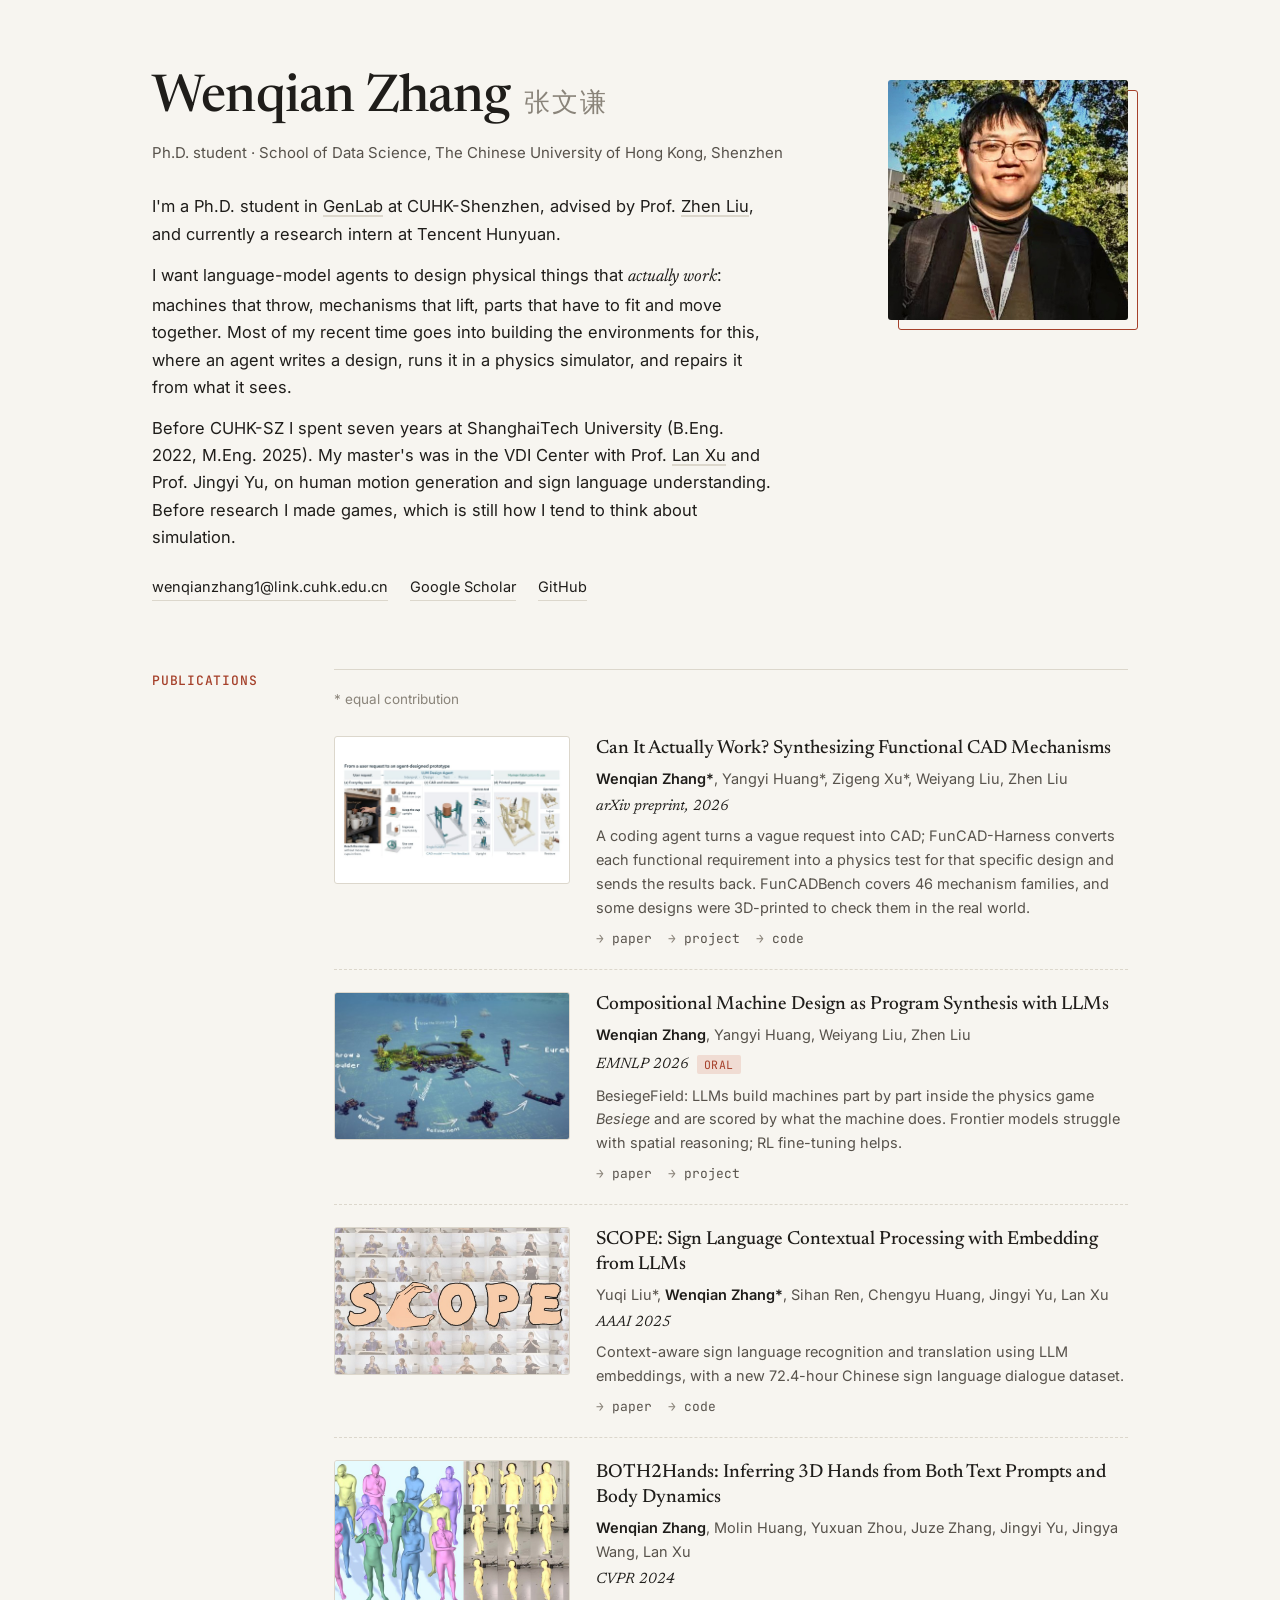
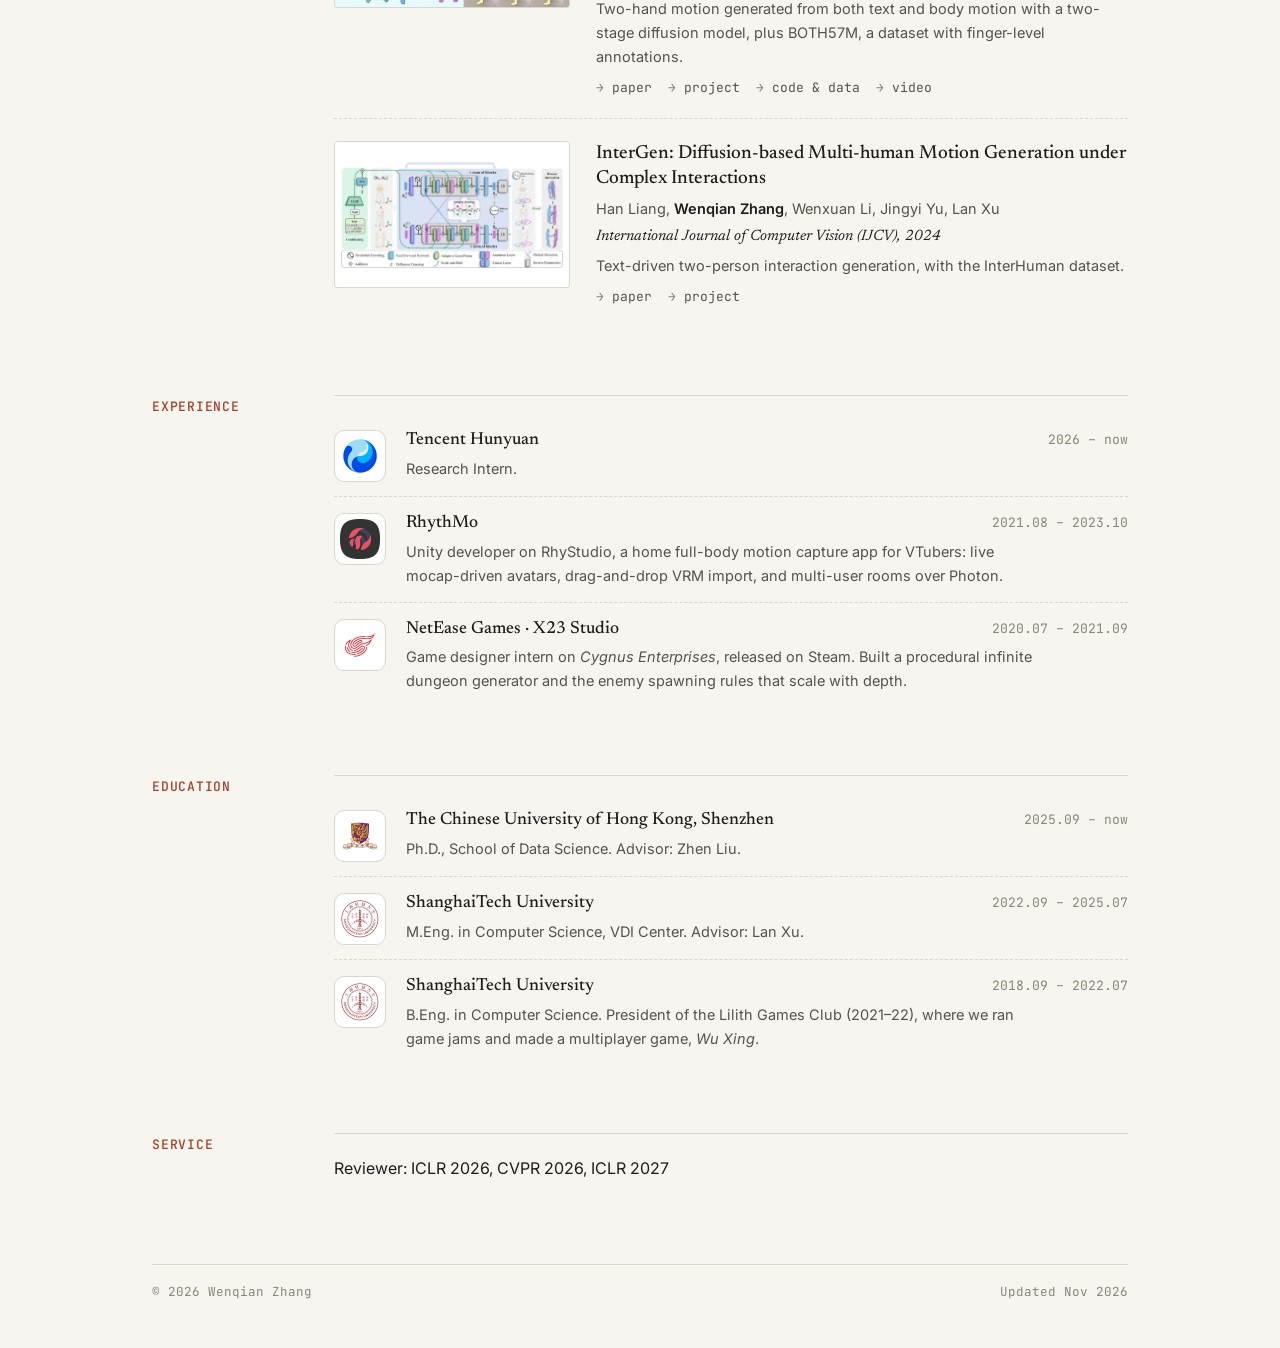
<file: AboutMe/index.html>
<!DOCTYPE html>
<html lang="en">
<head>
  <meta charset="utf-8">
  <meta name="viewport" content="width=device-width, initial-scale=1">
  <title>Wenqian Zhang · 张文谦</title>
  <meta name="description" content="Wenqian Zhang (张文谦), Ph.D. student at CUHK-Shenzhen. LLM agents for physical design, 3D reasoning and human motion.">
  <link rel="preconnect" href="https://fonts.googleapis.com">
  <link rel="preconnect" href="https://fonts.gstatic.com" crossorigin>
  <link href="https://fonts.googleapis.com/css2?family=Newsreader:ital,opsz,wght@0,6..72,400;0,6..72,500;0,6..72,600;1,6..72,400&family=Inter:wght@400;500;600&family=JetBrains+Mono:wght@400&display=swap" rel="stylesheet">
  <style>
    :root {
      --paper: #f7f5f0;
      --ink: #1f1d1a;
      --ink-2: #57524b;
      --ink-3: #8a847a;
      --rule: #dcd7cc;
      --accent: #a5402a;
      --accent-soft: #f0dcd3;
      --card: #fffdf8;
      --serif: "Newsreader", "Songti SC", "Noto Serif SC", Georgia, serif;
      --sans: "Inter", -apple-system, "PingFang SC", "Microsoft YaHei", "Segoe UI", sans-serif;
      --mono: "JetBrains Mono", ui-monospace, Menlo, Consolas, monospace;
    }
    @media (prefers-color-scheme: dark) {
      :root {
        --paper: #17161a;
        --ink: #ebe7df;
        --ink-2: #b5afa4;
        --ink-3: #847e74;
        --rule: #312e33;
        --accent: #e0876b;
        --accent-soft: #3a2621;
        --card: #1e1d22;
      }
    }

    * { box-sizing: border-box; }
    html { scroll-behavior: smooth; }
    body {
      margin: 0;
      background: var(--paper);
      color: var(--ink);
      font: 16px/1.65 var(--sans);
      -webkit-font-smoothing: antialiased;
    }
    a { color: inherit; text-decoration: underline; text-decoration-color: var(--rule);
        text-decoration-thickness: 1.5px; text-underline-offset: 3px; transition: text-decoration-color .15s, color .15s; }
    a:hover { color: var(--accent); text-decoration-color: var(--accent); }

    .page { max-width: 1040px; margin: 0 auto; padding: 72px 32px 48px; }

    /* ---------- header ---------- */
    .intro { display: grid; grid-template-columns: 1fr 240px; gap: 56px; align-items: start; }
    .name { font: 500 52px/1.05 var(--serif); letter-spacing: -0.015em; margin: 0; }
    .name .cn { font-size: 26px; color: var(--ink-3); font-weight: 400; margin-left: 14px; letter-spacing: .08em; }
    .role { margin: 14px 0 28px; color: var(--ink-2); font-size: 15px; }
    .bio p { margin: 0 0 14px; max-width: 62ch; font-size: 16.5px; }
    .bio em { font-family: var(--serif); font-size: 1.08em; }
    .contact { margin-top: 24px; display: flex; flex-wrap: wrap; gap: 6px 22px; font-size: 14.5px; }
    .contact a { text-decoration: none; border-bottom: 1.5px solid var(--rule); padding-bottom: 1px; }
    .contact a:hover { border-color: var(--accent); }

    .portrait { margin: 8px 0 0; }
    .frame { position: relative; }
    .frame::before {
      content: ""; position: absolute; inset: 0; transform: translate(10px, 10px);
      border: 1.5px solid var(--accent); border-radius: 3px;
    }
    .portrait img { position: relative; display: block; width: 100%; height: auto; aspect-ratio: 1; object-fit: cover; border-radius: 3px; }

    /* ---------- sections ---------- */
    section { display: grid; grid-template-columns: 150px 1fr; gap: 32px; margin-top: 68px; }
    section > h2 {
      margin: 0; padding-top: 4px; position: sticky; top: 24px; align-self: start;
      font: 500 13px/1.3 var(--mono); letter-spacing: .06em; text-transform: uppercase; color: var(--accent);
    }
    .body { border-top: 1px solid var(--rule); padding-top: 18px; min-width: 0; }

    .date { font: 13px/1.9 var(--mono); color: var(--ink-3); white-space: nowrap; }

    /* publications */
    .note { margin: 0 0 22px; font-size: 13.5px; color: var(--ink-3); }
    .pub { display: grid; grid-template-columns: 236px 1fr; gap: 26px; padding: 22px 0; border-bottom: 1px dashed var(--rule); }
    .pub:first-of-type { padding-top: 4px; }
    .pub:last-child { border-bottom: 0; }
    .thumb { display: block; background: #fff; border: 1px solid var(--rule); border-radius: 3px; overflow: hidden; aspect-ratio: 16 / 10; }
    .thumb img { width: 100%; height: 100%; object-fit: cover; display: block; transition: transform .35s ease; }
    .thumb.fit img { object-fit: contain; padding: 6px; }
    .pub:hover .thumb img { transform: scale(1.035); }
    .pub h3 { margin: 0 0 6px; font: 500 19px/1.32 var(--serif); }
    .pub h3 a { text-decoration: none; }
    .authors { margin: 0; font-size: 14.5px; color: var(--ink-2); }
    .authors b { color: var(--ink); font-weight: 600; }
    .venue { margin: 8px 0 0; font-size: 14px; color: var(--ink-2); display: flex; flex-wrap: wrap; align-items: center; gap: 8px; }
    .venue .v { font: italic 15px var(--serif); color: var(--ink); }
    .tag { font: 11.5px/1 var(--mono); letter-spacing: .04em; padding: 4px 7px 3px; border-radius: 2px;
           background: var(--accent-soft); color: var(--accent); text-transform: uppercase; }
    .blurb { margin: 10px 0 0; font-size: 14.5px; color: var(--ink-2); max-width: 64ch; }
    .links { margin-top: 10px; font: 13px var(--mono); display: flex; flex-wrap: wrap; gap: 4px 16px; }
    .links a { text-decoration: none; color: var(--ink-2); }
    .links a::before { content: "→ "; color: var(--ink-3); }
    .links a:hover { color: var(--accent); }

    /* timeline rows (experience, education) */
    .row { display: grid; grid-template-columns: 52px 1fr auto; gap: 4px 20px; padding: 14px 0; align-items: baseline; }
    .row + .row { border-top: 1px dashed var(--rule); }
    .logo { grid-row: span 2; align-self: start; width: 52px; height: 52px; padding: 5px; margin-top: 2px;
            background: #fff; border: 1px solid var(--rule); border-radius: 10px; }
    .logo img { display: block; width: 100%; height: 100%; object-fit: contain; }
    .org { font: 500 17.5px/1.35 var(--serif); }
    .what { grid-column: 2 / -1; margin: 0; font-size: 14.5px; color: var(--ink-2); max-width: 70ch; }
    .row .date { text-align: right; }

    .plain { margin: 0; padding-left: 0; list-style: none; }
    .plain li { padding: 3px 0; }

    footer { margin-top: 80px; padding-top: 18px; border-top: 1px solid var(--rule);
             display: flex; justify-content: space-between; flex-wrap: wrap; gap: 8px;
             font: 12.5px var(--mono); color: var(--ink-3); }

    /* ---------- small screens ---------- */
    @media (max-width: 820px) {
      .page { padding: 40px 20px 32px; }
      .intro { grid-template-columns: 1fr; gap: 28px; }
      .portrait { order: -1; width: 168px; }
      .name { font-size: 40px; }
      .name .cn { display: block; margin: 8px 0 0; font-size: 20px; }
      section { grid-template-columns: 1fr; gap: 10px; margin-top: 52px; }
      section > h2 { position: static; }
      .pub { grid-template-columns: 1fr; gap: 14px; }
      .thumb { max-width: 420px; }
      .row { grid-template-columns: 44px 1fr; gap: 2px 14px; }
      .logo { width: 44px; height: 44px; grid-row: span 3; }
      .row .date { text-align: left; grid-column: 2; grid-row: 1; }
      .what { grid-column: 2; }
    }
  </style>
</head>
<body>
<div class="page">

  <header class="intro">
    <div>
      <h1 class="name">Wenqian Zhang<span class="cn">张文谦</span></h1>
      <p class="role">Ph.D. student · School of Data Science, The Chinese University of Hong Kong, Shenzhen</p>

      <div class="bio">
        <p>I'm a Ph.D. student in <a href="https://itszhen.com/">GenLab</a> at CUHK-Shenzhen, advised by Prof. <a href="https://itszhen.com/">Zhen Liu</a>, and currently a research intern at Tencent Hunyuan.</p>
        <p>I want language-model agents to design physical things that <em>actually work</em>: machines that throw, mechanisms that lift, parts that have to fit and move together. Most of my recent time goes into building the environments for this, where an agent writes a design, runs it in a physics simulator, and repairs it from what it sees.</p>
        <p>Before CUHK-SZ I spent seven years at ShanghaiTech University (B.Eng. 2022, M.Eng. 2025). My master's was in the VDI Center with Prof. <a href="https://xu-lan.com/">Lan Xu</a> and Prof. Jingyi Yu, on human motion generation and sign language understanding. Before research I made games, which is still how I tend to think about simulation.</p>
      </div>

      <div class="contact">
        <a href="mailto:wenqianzhang1@link.cuhk.edu.cn">wenqianzhang1@link.cuhk.edu.cn</a>
        <a href="https://scholar.google.com/citations?hl=en&amp;user=glTuEzEAAAAJ">Google Scholar</a>
        <a href="https://github.com/Godheritage">GitHub</a>
      </div>
    </div>

    <figure class="portrait">
      <div class="frame"><img src="images/wenqian.jpg" alt="Photo of Wenqian Zhang" width="720" height="720"></div>
    </figure>
  </header>


  <section id="publications">
    <h2>Publications</h2>
    <div class="body">
      <p class="note">* equal contribution</p>

      <article class="pub">
        <a class="thumb fit" href="https://arxiv.org/abs/2610.26861"><img src="images/pub_funcad.jpg" alt="FunCAD teaser" loading="lazy"></a>
        <div>
          <h3><a href="https://arxiv.org/abs/2610.26861">Can It Actually Work? Synthesizing Functional CAD Mechanisms</a></h3>
          <p class="authors"><b>Wenqian Zhang*</b>, Yangyi Huang*, Zigeng Xu*, Weiyang Liu, Zhen Liu</p>
          <p class="venue"><span class="v">arXiv preprint, 2026</span></p>
          <p class="blurb">A coding agent turns a vague request into CAD; FunCAD-Harness converts each functional requirement into a physics test for that specific design and sends the results back. FunCADBench covers 46 mechanism families, and some designs were 3D-printed to check them in the real world.</p>
          <div class="links">
            <a href="https://arxiv.org/abs/2610.26861">paper</a>
            <a href="https://thegenlab.ai/funcad/">project</a>
            <a href="https://github.com/thegenlab/fun-CAD-harness">code</a>
          </div>
        </div>
      </article>

      <article class="pub">
        <a class="thumb" href="https://besiegefield.github.io/"><img src="images/pub_besiegefield.jpg" alt="BesiegeField teaser" loading="lazy"></a>
        <div>
          <h3><a href="https://besiegefield.github.io/">Compositional Machine Design as Program Synthesis with LLMs</a></h3>
          <p class="authors"><b>Wenqian Zhang</b>, Yangyi Huang, Weiyang Liu, Zhen Liu</p>
          <p class="venue"><span class="v">EMNLP 2026</span> <span class="tag">Oral</span></p>
          <p class="blurb">BesiegeField: LLMs build machines part by part inside the physics game <i>Besiege</i> and are scored by what the machine does. Frontier models struggle with spatial reasoning; RL fine-tuning helps.</p>
          <div class="links">
            <a href="https://arxiv.org/abs/2510.14980">paper</a>
            <a href="https://besiegefield.github.io/">project</a>
          </div>
        </div>
      </article>

      <article class="pub">
        <a class="thumb" href="https://arxiv.org/abs/2409.01073"><img src="images/pub_scope.jpg" alt="SCOPE teaser" loading="lazy"></a>
        <div>
          <h3><a href="https://arxiv.org/abs/2409.01073">SCOPE: Sign Language Contextual Processing with Embedding from LLMs</a></h3>
          <p class="authors">Yuqi Liu*, <b>Wenqian Zhang*</b>, Sihan Ren, Chengyu Huang, Jingyi Yu, Lan Xu</p>
          <p class="venue"><span class="v">AAAI 2025</span></p>
          <p class="blurb">Context-aware sign language recognition and translation using LLM embeddings, with a new 72.4-hour Chinese sign language dialogue dataset.</p>
          <div class="links">
            <a href="https://arxiv.org/abs/2409.01073">paper</a>
            <a href="https://github.com/Godheritage/SCOPE">code</a>
          </div>
        </div>
      </article>

      <article class="pub">
        <a class="thumb" href="https://godheritage.github.io/BOTH2Hands/"><img src="images/pub_both2hands.jpg" alt="BOTH2Hands teaser" loading="lazy"></a>
        <div>
          <h3><a href="https://godheritage.github.io/BOTH2Hands/">BOTH2Hands: Inferring 3D Hands from Both Text Prompts and Body Dynamics</a></h3>
          <p class="authors"><b>Wenqian Zhang</b>, Molin Huang, Yuxuan Zhou, Juze Zhang, Jingyi Yu, Jingya Wang, Lan Xu</p>
          <p class="venue"><span class="v">CVPR 2024</span></p>
          <p class="blurb">Two-hand motion generated from both text and body motion with a two-stage diffusion model, plus BOTH57M, a dataset with finger-level annotations.</p>
          <div class="links">
            <a href="https://arxiv.org/abs/2312.07937">paper</a>
            <a href="https://godheritage.github.io/BOTH2Hands/">project</a>
            <a href="https://github.com/Godheritage/BOTH2Hands">code &amp; data</a>
            <a href="https://www.youtube.com/watch?v=PMoDc5p8Z6E">video</a>
          </div>
        </div>
      </article>

      <article class="pub">
        <a class="thumb fit" href="https://tr3e.github.io/intergen-page/"><img src="images/pub_intergen.jpg" alt="InterGen pipeline" loading="lazy"></a>
        <div>
          <h3><a href="https://tr3e.github.io/intergen-page/">InterGen: Diffusion-based Multi-human Motion Generation under Complex Interactions</a></h3>
          <p class="authors">Han Liang, <b>Wenqian Zhang</b>, Wenxuan Li, Jingyi Yu, Lan Xu</p>
          <p class="venue"><span class="v">International Journal of Computer Vision (IJCV), 2024</span></p>
          <p class="blurb">Text-driven two-person interaction generation, with the InterHuman dataset.</p>
          <div class="links">
            <a href="https://link.springer.com/article/10.1007/s11263-024-02042-6">paper</a>
            <a href="https://tr3e.github.io/intergen-page/">project</a>
          </div>
        </div>
      </article>
    </div>
  </section>

  <section id="experience">
    <h2>Experience</h2>
    <div class="body">
      <div class="row">
        <span class="logo"><img src="images/logo_hunyuan.png" alt="Tencent Hunyuan" loading="lazy"></span>
        <span class="org">Tencent Hunyuan</span>
        <span class="date">2026 – now</span>
        <p class="what">Research Intern.</p>
      </div>
      <div class="row">
        <span class="logo"><img src="images/logo_rhythmo.png" alt="RhythMo" loading="lazy"></span>
        <span class="org">RhythMo</span>
        <span class="date">2021.08 – 2023.10</span>
        <p class="what">Unity developer on RhyStudio, a home full-body motion capture app for VTubers: live mocap-driven avatars, drag-and-drop VRM import, and multi-user rooms over Photon.</p>
      </div>
      <div class="row">
        <span class="logo"><img src="images/logo_netease.png" alt="NetEase Games" loading="lazy"></span>
        <span class="org">NetEase Games · X23 Studio</span>
        <span class="date">2020.07 – 2021.09</span>
        <p class="what">Game designer intern on <i>Cygnus Enterprises</i>, released on Steam. Built a procedural infinite dungeon generator and the enemy spawning rules that scale with depth.</p>
      </div>
    </div>
  </section>

  <section id="education">
    <h2>Education</h2>
    <div class="body">
      <div class="row">
        <span class="logo"><img src="images/logo_cuhksz.png" alt="CUHK-Shenzhen" loading="lazy"></span>
        <span class="org">The Chinese University of Hong Kong, Shenzhen</span>
        <span class="date">2025.09 – now</span>
        <p class="what">Ph.D., School of Data Science. Advisor: Zhen Liu.</p>
      </div>
      <div class="row">
        <span class="logo"><img src="images/logo_shanghaitech.png" alt="ShanghaiTech University" loading="lazy"></span>
        <span class="org">ShanghaiTech University</span>
        <span class="date">2022.09 – 2025.07</span>
        <p class="what">M.Eng. in Computer Science, VDI Center. Advisor: Lan Xu.</p>
      </div>
      <div class="row">
        <span class="logo"><img src="images/logo_shanghaitech.png" alt="ShanghaiTech University" loading="lazy"></span>
        <span class="org">ShanghaiTech University</span>
        <span class="date">2018.09 – 2022.07</span>
        <p class="what">B.Eng. in Computer Science. President of the Lilith Games Club (2021–22), where we ran game jams and made a multiplayer game, <i>Wu Xing</i>.</p>
      </div>
    </div>
  </section>

  <section id="service">
    <h2>Service</h2>
    <div class="body">
      <ul class="plain">
        <li>Reviewer: ICLR 2026, CVPR 2026, ICLR 2027</li>
      </ul>
    </div>
  </section>

  <footer>
    <span>© 2026 Wenqian Zhang</span>
    <span>Updated Nov 2026</span>
  </footer>

</div>
</body>
</html>
</file>
